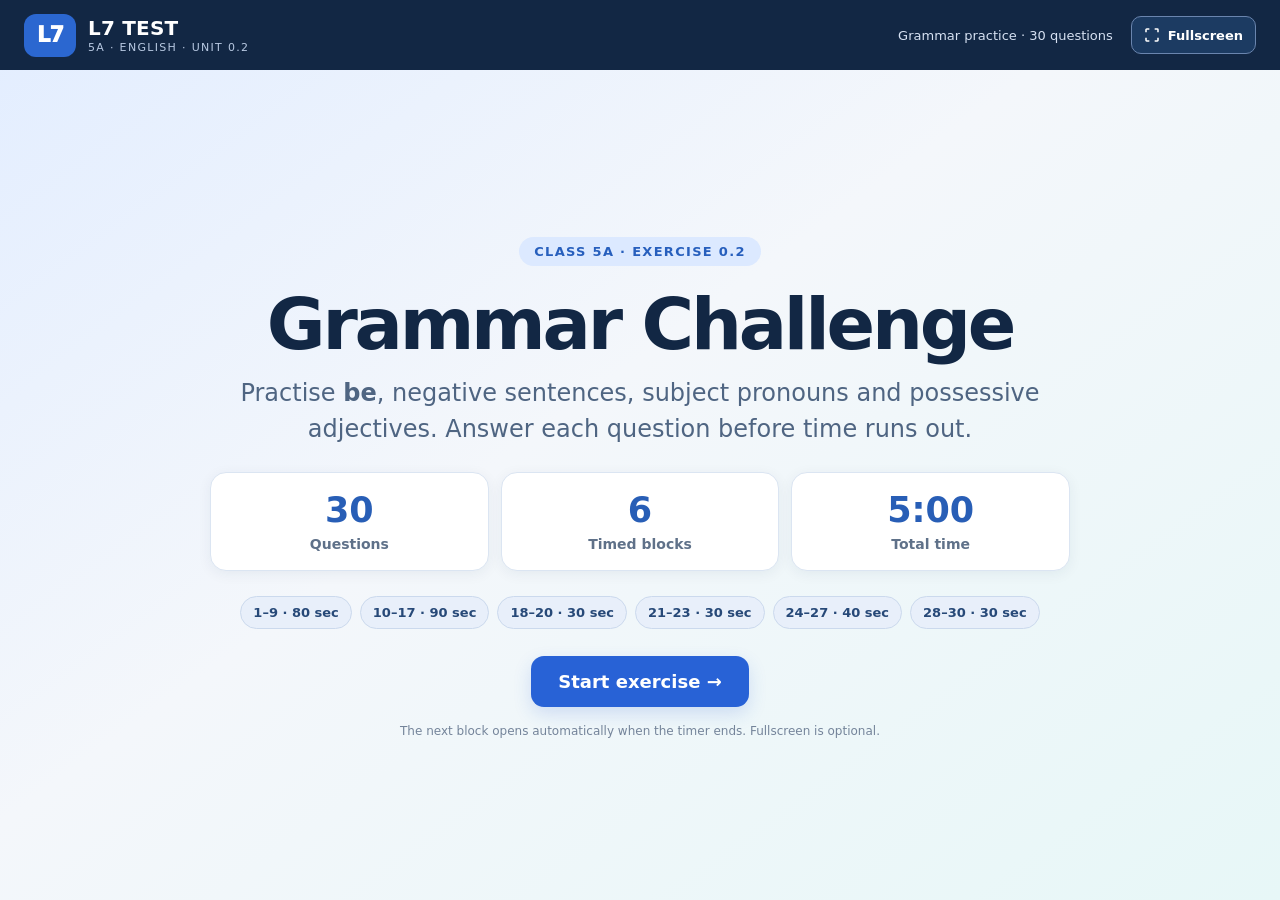
<file: 5a-unit-0-2.html>
<!DOCTYPE html>
<html lang="en">
<head>
<meta charset="UTF-8" />
<meta name="viewport" content="width=device-width,initial-scale=1,viewport-fit=cover" />
<meta name="color-scheme" content="light" />
<title>L7 TEST · Unit 0.2 · Grammar</title>
<style>
:root{--navy:#122744;--deep:#0d1f37;--blue:#2862d6;--sky:#eaf2ff;--teal:#02ae9f;--ink:#172b46;--muted:#5f7189;--border:#dbe5f2;--bg:#edf3fb;--card:#fff;--danger:#d14c4e;--radius:20px}
*{box-sizing:border-box}
html{height:100%}
body{margin:0;min-height:100%;color:var(--ink);font-family:Inter,ui-sans-serif,system-ui,-apple-system,"Segoe UI",Arial,sans-serif;background:linear-gradient(144deg,#e2edff,#f4f7fb 45%,#e7f7f7);-webkit-font-smoothing:antialiased}
button{font:inherit}
button:focus-visible{outline:3px solid #00b9a8;outline-offset:3px}
#app{min-height:100dvh;display:flex;flex-direction:column}
.topbar{background:var(--navy);color:white;display:flex;align-items:center;justify-content:space-between;gap:16px;padding:13px max(24px,calc((100vw - 1550px)/2));min-height:70px}
.brand{display:flex;align-items:center;gap:12px;white-space:nowrap}
.brand-logo{display:grid;place-items:center;background:#2b67d0;color:#fff;border-radius:12px;font-size:21px;font-weight:950;letter-spacing:-1px;width:52px;height:43px}
.brand-name{font-size:20px;letter-spacing:.01em;font-weight:850}
.brand-sub{font-size:11px;letter-spacing:.12em;color:#b8c9e2;text-transform:uppercase;margin-top:1px}
.bar-right{display:flex;align-items:center;gap:18px}
.bar-meta{color:#d6e1f2;font-size:13px;white-space:nowrap}
.full-btn{border:1px solid #6a85ae;border-radius:10px;background:#1c3b62;color:white;display:flex;align-items:center;gap:8px;padding:10px 12px;font-size:13px;font-weight:800;cursor:pointer}
.full-btn:hover{background:#2d517c}
.full-btn svg{width:16px;height:16px}
.shell{width:min(1500px,100%);margin:0 auto;padding:19px 24px 14px;flex:1;display:flex;flex-direction:column;min-height:0}
.view{display:none;flex:1;min-height:0;flex-direction:column}
.view.active{display:flex}
.hero{width:min(980px,100%);margin:auto;padding:42px 12px;text-align:center}
.eyebrow{display:inline-flex;padding:7px 15px;border-radius:100px;background:#dce9ff;color:#275fbd;font-size:13px;letter-spacing:.1em;text-transform:uppercase;font-weight:900}
h1{font-size:clamp(40px,5.6vw,75px);line-height:1.08;letter-spacing:-.045em;margin:20px 0 13px;color:var(--navy)}
.hero-sub{font-size:clamp(17px,2vw,24px);color:#4f6582;max-width:800px;margin:0 auto 25px;line-height:1.48}
.summary{display:grid;grid-template-columns:repeat(3,1fr);gap:12px;margin:25px auto;max-width:860px}
.summary-card{background:white;border:1px solid var(--border);padding:18px 10px;border-radius:16px;box-shadow:0 3px 14px #172f5610}
.summary-num{font-size:35px;font-weight:900;color:#285eb6;line-height:1.1}
.summary-desc{font-size:14px;color:var(--muted);font-weight:750;margin-top:6px}
.schedule{display:flex;justify-content:center;flex-wrap:wrap;gap:8px;margin:10px 0 27px}
.schedule span{background:#e8effa;color:#274978;border:1px solid #cbd9ed;padding:8px 12px;border-radius:100px;font-size:13px;font-weight:750}
.primary{background:var(--blue);color:white;border:0;border-radius:13px;padding:15px 27px;font-size:18px;font-weight:850;box-shadow:0 7px 18px #2760d32b;cursor:pointer}
.primary:hover{background:#1e51b5}
.secondary{background:white;color:#224774;border:1px solid #c7d8f2;border-radius:12px;padding:12px 20px;font-size:15px;font-weight:800;cursor:pointer}
.secondary:hover{background:#f0f6ff}
.mini-note{font-size:12px;color:#74849a;margin-top:17px}
.block-head{display:flex;align-items:center;justify-content:space-between;gap:20px;margin:0 0 12px}
.block-heading{min-width:0}
.block-number{font-size:12px;color:#2863c5;font-weight:900;text-transform:uppercase;letter-spacing:.11em}
.block-title{font-size:clamp(22px,2.8vw,37px);font-weight:900;line-height:1.1;letter-spacing:-.03em;margin:4px 0 0;color:var(--navy)}
.counter{display:flex;align-items:center;gap:14px;flex-shrink:0}
.answered{color:#6a7f9b;font-size:14px;font-weight:700;white-space:nowrap}
.timer{font-size:clamp(32px,4vw,51px);line-height:1;font-variant-numeric:tabular-nums;font-weight:950;letter-spacing:-.04em;color:#164a9b;min-width:100px;text-align:right}
.timer.urgent{color:var(--danger)}
.timer-label{font-size:11px;color:var(--muted);letter-spacing:.05em;text-transform:uppercase;text-align:right;margin-top:2px;font-weight:850}
.progress{height:9px;display:flex;background:#dce6f5;border-radius:999px;gap:3px;overflow:hidden;margin-bottom:12px}
.progress-piece{flex:1;background:#d0dfef;transition:background .2s}
.progress-piece.past{background:var(--teal)}
.progress-piece.now{background:#3e76e0}
.time-track{height:5px;background:#dbe6f4;border-radius:99px;overflow:hidden;margin:-4px 0 10px}
.time-fill{height:100%;width:100%;background:#0da997;transition:width .12s linear}
.time-fill.urgent{background:#e35e5d}
.instructions{background:#e0eafe;color:#20497c;border-radius:11px;padding:9px 14px;font-weight:700;font-size:clamp(14px,1.2vw,17px);margin-bottom:11px}
.instructions b{color:#10429d}
.example{margin:0 0 10px;font-size:14px;color:#657991;font-weight:600}
.example strong{color:#183b73}
.choice-legend{display:flex;gap:9px;flex-wrap:wrap;align-items:center;margin-bottom:13px}
.legend-choice{display:flex;align-items:center;gap:7px;background:#fff;border:1px solid #cbd9ec;border-radius:10px;padding:7px 11px;font-size:clamp(14px,1.35vw,19px);font-weight:750;color:#1d385a}
.legend-choice strong{background:#e1edff;color:#1d54b2;display:grid;place-items:center;border-radius:7px;min-width:30px;height:29px;font-size:15px}
.cards-wrap{flex:1;min-height:0;overflow-y:auto;overflow-x:hidden;padding:0 2px 5px;scrollbar-width:thin;scrollbar-color:#b9cde8 transparent}
.question-grid{display:grid;grid-template-columns:repeat(2,minmax(0,1fr));gap:10px;align-content:start}
.question-grid.grid-9{grid-template-columns:repeat(3,minmax(0,1fr))}
.question-grid.grid-3{grid-template-columns:repeat(3,minmax(0,1fr))}
.card{background:var(--card);border:1.5px solid #d5e2f3;border-radius:15px;min-width:0;display:flex;flex-direction:column;justify-content:space-between;padding:13px 16px 12px;gap:8px;box-shadow:0 2px 8px #15325e09;transition:border-color .14s,background .14s}
.card:has(.pick.active){border-color:#6799ed;background:#f9fcff}
.card-top{display:flex;align-items:flex-start;gap:10px;min-width:0}
.n-circle{display:grid;place-items:center;flex-shrink:0;width:34px;height:34px;background:#e7efff;color:#235cc3;border-radius:10px;font-weight:900;font-size:16px}
.q-text{font-size:clamp(17px,1.48vw,23px);line-height:1.32;font-weight:720;letter-spacing:-.015em;color:#1e2c43;min-width:0;overflow-wrap:anywhere;padding-top:2px}
.blank{color:#1b67be;font-weight:950;letter-spacing:.03em}
.picks{display:flex;gap:6px;justify-content:flex-end;flex-wrap:wrap}
.pick{border:1.5px solid #cddcf0;background:#f5f8ff;color:#244a84;font-size:16px;font-weight:900;border-radius:9px;min-width:40px;height:36px;padding:3px 11px;cursor:pointer;transition:background .12s,transform .1s}
.pick:hover{background:#e8f0ff;transform:translateY(-1px)}
.pick.active{background:#235fca;color:white;border-color:#235fca}
.slot{display:inline-flex;align-items:center;justify-content:center;vertical-align:middle;width:28px;height:27px;line-height:1;background:#e6f4ef;color:#117a6a;border:1px dashed #60bbac;border-radius:6px;font-size:15px;font-weight:900;margin:0 2px}
.slot.selected{background:#0b9f91;color:white;border-color:#0b9f91}
.footer-actions{display:flex;align-items:center;justify-content:space-between;gap:16px;margin-top:13px;flex-shrink:0}
.footer-info{font-size:12px;color:#60758f;max-width:65%}
.next{font-size:16px;padding:12px 23px;white-space:nowrap}
.result-shell{margin:auto;width:min(1020px,100%);padding:20px 0 35px}
.result-card{background:#fff;border:1px solid var(--border);border-radius:22px;padding:clamp(24px,4vw,42px);box-shadow:0 12px 40px #264e8317;text-align:center}
.result-label{color:#1b66b2;text-transform:uppercase;letter-spacing:.12em;font-size:13px;font-weight:900}
.result-title{font-size:clamp(27px,4vw,44px);margin:9px 0;color:var(--navy)}
.score{font-size:clamp(58px,8vw,96px);font-weight:950;line-height:1.05;color:#1e5db7;letter-spacing:-.07em}
.score small{font-size:.5em;color:#8798b2;letter-spacing:-.04em}
.grade-line{font-weight:850;color:#345a89;margin-top:12px}
.result-grid{display:grid;grid-template-columns:repeat(3,1fr);gap:10px;margin:21px 0 18px}
.result-mini{background:#f1f6fc;border:1px solid #deebf9;border-radius:12px;padding:13px 5px}
.result-mini b{font-size:23px;color:#153c7a;display:block}
.result-mini span{font-size:13px;color:#526782;font-weight:700}
.review{max-height:42vh;overflow:auto;text-align:left;margin-top:20px;border-top:1px solid var(--border);padding-top:12px}
.review-item{padding:10px 6px;border-bottom:1px solid #e6edf8;font-size:15px}
.review-item .right{color:#11735b;font-weight:900}
.review-item .wrong{color:#b74951;font-weight:900}
.review-item small{display:block;margin:4px 0 0 31px;color:#52617a}
.check-circle{width:22px;display:inline-grid;place-items:center;margin-right:7px}
.hidden{display:none!important}
/* Compact 8-question negative-sentence block for classroom screens. */
.mode-position .block-head{margin-bottom:8px}
.mode-position .instructions{padding:7px 12px;margin-bottom:6px}
.mode-position .example{margin:0 0 8px;font-size:13px}
.mode-position #legend{display:none}
.mode-position .question-grid{gap:8px}
.mode-position .card{padding:9px 12px 8px;gap:4px}
.mode-position .card-top{gap:8px}
.mode-position .n-circle{width:30px;height:30px;font-size:14px}
.mode-position .q-text{font-size:clamp(17px,1.45vw,21px);line-height:1.25}
.mode-position .slot{width:25px;height:25px;font-size:14px}
.mode-position .pick{height:30px;min-width:35px;padding:2px 8px;font-size:15px}
.mode-position .footer-actions{margin-top:8px}
@media (min-height:850px){.card{padding:17px 18px 16px;gap:12px}.q-text{font-size:clamp(19px,1.8vw,27px)}.pick{height:43px;min-width:46px;font-size:17px}.question-grid{gap:13px}}
@media (max-height:720px) and (min-width:900px){.shell{padding-top:12px}.block-head{margin-bottom:8px}.progress{margin-bottom:9px}.instructions{margin-bottom:9px}.choice-legend{margin-bottom:9px}.card{padding:10px 13px 9px;gap:6px}.q-text{font-size:clamp(17px,1.55vw,22px)}.pick{height:33px;min-width:38px}.footer-actions{margin-top:10px}}
@media (max-width:900px){.question-grid.grid-9,.question-grid.grid-3{grid-template-columns:repeat(2,minmax(0,1fr))}.bar-meta{display:none}.topbar{padding:12px 18px}.shell{padding:15px 15px 12px}.q-text{font-size:18px}}
@media (max-width:650px){.topbar{padding:10px 13px;min-height:60px}.brand-logo{width:41px;height:38px;font-size:18px}.brand-name{font-size:18px}.brand-sub{font-size:9px}.full-btn{padding:8px 9px;font-size:0;gap:0}.full-btn svg{width:19px;height:19px}.shell{padding:12px 12px 10px}.hero{padding:24px 4px}.summary{gap:7px}.summary-card{padding:12px 6px}.summary-num{font-size:26px}.summary-desc{font-size:11px}.block-head{align-items:flex-start;gap:9px;margin-bottom:10px}.block-title{font-size:25px}.counter{gap:7px}.answered{display:none}.timer{min-width:62px;font-size:34px}.question-grid,.question-grid.grid-9,.question-grid.grid-3{grid-template-columns:1fr}.card{min-height:94px;gap:9px;padding:12px 13px}.q-text{font-size:19px}.choice-legend{gap:6px}.legend-choice{padding:5px 8px;font-size:14px}.legend-choice strong{min-width:24px;height:24px;font-size:13px}.footer-info{font-size:11px}.next{padding:11px 13px;font-size:14px}.result-grid{gap:5px}.result-mini b{font-size:18px}.result-mini span{font-size:11px}}
@media print{.topbar,.full-btn,.footer-actions,.progress,.time-track,.intro,button{display:none!important}.view{display:none!important}#results.view{display:block!important}.result-card{border:0;box-shadow:none}.review{max-height:none;overflow:visible}}
</style>
</head>
<body>
<div id="app">
  <header class="topbar">
    <div class="brand"><div class="brand-logo" aria-label="L7">L7</div><div><div class="brand-name">L7 TEST</div><div class="brand-sub">5A · English · Unit 0.2</div></div></div>
    <div class="bar-right"><div class="bar-meta">Grammar practice · 30 questions</div><button class="full-btn" id="fullscreen" type="button" title="Toggle fullscreen" aria-label="Toggle fullscreen"><svg fill="none" viewBox="0 0 24 24" stroke="currentColor" stroke-width="2.3"><path d="M8 3H4a1 1 0 0 0-1 1v4M16 3h4a1 1 0 0 1 1 1v4M3 16v4a1 1 0 0 0 1 1h4m13-5v4a1 1 0 0 1-1 1h-4"/></svg>Fullscreen</button></div>
  </header>
  <main class="shell">
    <section id="welcome" class="view active">
      <div class="hero"><span class="eyebrow">Class 5A · Exercise 0.2</span>
        <h1>Grammar Challenge</h1>
        <p class="hero-sub">Practise <b>be</b>, negative sentences, subject pronouns and possessive adjectives. Answer each question before time runs out.</p>
        <div class="summary">
          <div class="summary-card"><div class="summary-num">30</div><div class="summary-desc">Questions</div></div>
          <div class="summary-card"><div class="summary-num">6</div><div class="summary-desc">Timed blocks</div></div>
          <div class="summary-card"><div class="summary-num">5:00</div><div class="summary-desc">Total time</div></div>
        </div>
        <div class="schedule"><span>1–9 · 80 sec</span><span>10–17 · 90 sec</span><span>18–20 · 30 sec</span><span>21–23 · 30 sec</span><span>24–27 · 40 sec</span><span>28–30 · 30 sec</span></div>
        <button id="start" class="primary" type="button">Start exercise →</button>
        <div class="mini-note">The next block opens automatically when the timer ends. Fullscreen is optional.</div>
      </div>
    </section>
    <section id="exercise" class="view" aria-label="Timed test">
      <div class="block-head"><div class="block-heading"><div id="block-number" class="block-number">BLOCK 1 OF 6 · QUESTIONS 1–9</div><h2 id="block-title" class="block-title">Verb to be</h2></div><div class="counter"><div id="answered" class="answered">0 / 9 answered</div><div><div class="timer" id="timer" aria-live="off">80</div><div class="timer-label">seconds left</div></div></div></div>
      <div class="progress" id="progress" aria-hidden="true"></div>
      <div class="time-track" aria-hidden="true"><div class="time-fill" id="time-fill"></div></div>
      <div class="instructions" id="instructions"></div>
      <p class="example hidden" id="example">Example: <strong>I’m [A] into [B] cycling [C]</strong> → I’m <strong>not</strong> into cycling → select <strong>A</strong>.</p>
      <div id="legend" class="choice-legend" aria-label="Answer choices"></div>
      <div class="cards-wrap"><div id="questions" class="question-grid"></div></div>
      <div class="footer-actions"><div class="footer-info">Your answers are saved as you select them. The answer key is not shown in Student Mode.</div><button class="primary next" id="next" type="button">Next block →</button></div>
    </section>
    <section id="results" class="view" aria-label="Test results">
      <div class="result-shell"><div class="result-card">
        <div class="result-label">Unit 0.2 · Finished</div><h2 class="result-title">Your results</h2><div id="score" class="score">0 <small>/ 30</small></div>
        <div id="grade" class="grade-line"></div>
        <div class="result-grid"><div class="result-mini"><b id="correct-count">0</b><span>Correct</span></div><div class="result-mini"><b id="wrong-count">0</b><span>Incorrect</span></div><div class="result-mini"><b id="percent">0%</b><span>Accuracy</span></div></div>
        <div style="display:flex;flex-wrap:wrap;justify-content:center;gap:10px"><button class="primary" id="restart" type="button">Try again</button><button class="secondary" id="print" type="button">Print result</button></div>
        <div class="mini-note">Practice-only result. Answers are checked in this browser; no online class journal is connected.</div>
      </div></div>
    </section>
  </main>
</div>
<script>
'use strict';
const BLOCKS=[{"name":"Verb to be","range":"1–9","seconds":80,"mode":"word","instruction":"Choose the correct short form of <b>be<\/b> for each sentence.","choices":[["A","’m"],["B","’s"],["C","’re"]],"questions":[{"n":1,"text":"They____ into movies and music.","answer":"C"},{"n":2,"text":"I____ interested in animals.","answer":"A"},{"n":3,"text":"He____ Italian.","answer":"B"},{"n":4,"text":"You____ good at skateboarding.","answer":"C"},{"n":5,"text":"She____ into chatting online.","answer":"B"},{"n":6,"text":"It____ a good video game!","answer":"B"},{"n":7,"text":"We____ from Edinburgh.","answer":"C"},{"n":8,"text":"I____ eleven.","answer":"A"},{"n":9,"text":"They____ teachers.","answer":"C"}]},{"name":"Make negative","range":"10–17","seconds":90,"mode":"position","instruction":"Choose where to insert <b>not<\/b> in each sentence. Select the correct letter (A–E as shown).","choices":[],"questions":[{"n":10,"text":"She’s __A interested __B in __C reading __D.","answer":"A"},{"n":11,"text":"We’re __A good __B at __C basketball __D.","answer":"A"},{"n":12,"text":"The __A book __B is __C very __D good __E.","answer":"C"},{"n":13,"text":"My __A brothers __B are __C into __D photography __E.","answer":"C"},{"n":14,"text":"I’m __A fifteen __B.","answer":"A"},{"n":15,"text":"You’re __A from __B Ankara __C.","answer":"A"},{"n":16,"text":"He’s __A my __B friend __C.","answer":"A"},{"n":17,"text":"We’re __A in __B our __C house __D.","answer":"A"}]},{"name":"Subject pronouns I","range":"18–20","seconds":30,"mode":"word","instruction":"Choose the correct pronoun for each sentence.","choices":[["A","He"],["B","I"],["C","It"],["D","They"],["E","We"]],"questions":[{"n":18,"text":"Hi, my name is Anna. ___’m from Bristol.","answer":"B"},{"n":19,"text":"Robert is twelve. ___’s good at music.","answer":"A"},{"n":20,"text":"Ed and Tim are into sport. ___ like football.","answer":"D"}]},{"name":"Subject pronouns II","range":"21–23","seconds":30,"mode":"word","instruction":"Choose the correct pronoun for each sentence.","choices":[["A","I"],["B","It"],["C","They"],["D","We"],["E","You"]],"questions":[{"n":21,"text":"Mary and I are friends. ___’re into chatting on the internet.","answer":"D"},{"n":22,"text":"This is my favorite movie. ___’s very good.","answer":"B"},{"n":23,"text":"You and Marco are from Milan. ___’re Italian.","answer":"E"}]},{"name":"Possessive adjectives I","range":"24–27","seconds":40,"mode":"word","instruction":"Choose the correct possessive adjective.","choices":[["A","her"],["B","our"],["C","your"],["D","my"],["E","his"]],"questions":[{"n":24,"text":"It’s ___ (you) book.","answer":"C"},{"n":25,"text":"It’s ___ (she) photo.","answer":"A"},{"n":26,"text":"It’s ___ (I) bag.","answer":"D"},{"n":27,"text":"It’s ___ (we) house.","answer":"B"}]},{"name":"Possessive adjectives II","range":"28–30","seconds":30,"mode":"word","instruction":"Choose the correct possessive adjective.","choices":[["A","her"],["B","our"],["C","your"],["D","their"],["E","his"]],"questions":[{"n":28,"text":"It’s ___ (they) laptop.","answer":"D"},{"n":29,"text":"It’s ___ (he) food.","answer":"E"},{"n":30,"text":"It’s ___ (you) TV.","answer":"C"}]}];
const state={block:0,answers:{},deadline:0,raf:0,finished:false,running:false};
const $=id=>document.getElementById(id);
const htmlEscape=value=>String(value).replace(/[&<>"']/g,ch=>({'&':'&amp;','<':'&lt;','>':'&gt;','"':'&quot;',"'":'&#39;'}[ch]));
function showView(id){for(const el of document.querySelectorAll('.view')) el.classList.toggle('active',el.id===id);}
function formatText(text,mode){let escaped=htmlEscape(text);if(mode==='position')return escaped.replace(/__([A-E])/g,(_all,letter)=>`<span class="slot" data-slot="${letter}">${letter}</span>`);return escaped.replace(/_{3,4}/g,'<span class="blank">____</span>');}
function render(){
 const b=BLOCKS[state.block];
 $('exercise').classList.toggle('mode-position',b.mode==='position');
 $('block-number').textContent=`BLOCK ${state.block+1} OF ${BLOCKS.length} · QUESTIONS ${b.range}`;
 $('block-title').textContent=b.name;
 $('instructions').innerHTML=b.instruction;
 $('example').classList.toggle('hidden',b.mode!=='position');
 $('progress').innerHTML=BLOCKS.map((_x,i)=>`<div class="progress-piece ${i<state.block?'past':i===state.block?'now':''}"></div>`).join('');
 $('legend').innerHTML=b.mode==='position'?'<span class="legend-choice"><strong>NOT</strong> Choose a position A–E for each sentence</span>':b.choices.map(([k,v])=>`<div class="legend-choice"><strong>${k}</strong><span>${htmlEscape(v)}</span></div>`).join('');
 let gridClass=b.questions.length===9?'grid-9':b.questions.length===3?'grid-3':'';
 $('questions').className='question-grid '+gridClass;
 $('questions').innerHTML=b.questions.map(q=>{
   const letters=b.mode==='position'?[...q.text.matchAll(/__([A-E])/g)].map(m=>m[1]):b.choices.map(p=>p[0]);
   const current=state.answers[q.n]||'';
   return `<article class="card" data-q="${q.n}"><div class="card-top"><div class="n-circle">${q.n}</div><div class="q-text">${formatText(q.text,b.mode)}</div></div><div class="picks" role="group" aria-label="Answer for question ${q.n}">${letters.map(k=>`<button class="pick ${current===k?'active':''}" type="button" data-answer="${k}" aria-label="Question ${q.n}, option ${k}" aria-pressed="${current===k}">${k}</button>`).join('')}</div></article>`;
 }).join('');
 if(b.mode==='position')updateSlots();
 $('next').textContent=state.block===BLOCKS.length-1?'Finish test →':'Next block →';
 $('timer').textContent=b.seconds;$('timer').classList.remove('urgent');
 $('time-fill').style.width='100%';$('time-fill').classList.remove('urgent');
 $('answered').textContent=`${b.questions.filter(q=>state.answers[q.n]).length} / ${b.questions.length} answered`;
 $('questions').parentElement.scrollTop=0;
 state.deadline=performance.now()+b.seconds*1000;
 state.running=true;
 cancelAnimationFrame(state.raf);state.raf=requestAnimationFrame(tick);
}
function updateSlots(){
 for(const card of document.querySelectorAll('.card')){
   const n=Number(card.dataset.q),v=state.answers[n];
   for(const slot of card.querySelectorAll('.slot'))slot.classList.toggle('selected',slot.dataset.slot===v);
 }
}
function tick(now){
 if(!state.running)return;
 const b=BLOCKS[state.block],remain=Math.max(0,state.deadline-now),secs=Math.ceil(remain/1000);
 $('timer').textContent=secs;
 $('timer').classList.toggle('urgent',secs<=10);
 $('time-fill').classList.toggle('urgent',secs<=10);
 $('time-fill').style.width=(remain/(b.seconds*1000)*100)+'%';
 if(remain<=0){advance();return;}
 state.raf=requestAnimationFrame(tick);
}
function advance(){
 if(!state.running)return;
 state.running=false;cancelAnimationFrame(state.raf);
 if(state.block===BLOCKS.length-1){finish();return;}
 state.block++;render();
}
function grade(score){if(score>=27)return'5';if(score>=23)return'4−';if(score>=15)return'3−';return'2';}
function finish(){
 state.finished=true;state.running=false;cancelAnimationFrame(state.raf);
 const all=BLOCKS.flatMap(b=>b.questions),correct=all.filter(q=>state.answers[q.n]===q.answer).length;
 $('score').innerHTML=`${correct} <small>/ 30</small>`;
 $('correct-count').textContent=correct;$('wrong-count').textContent=30-correct;$('percent').textContent=Math.round(correct/30*100)+'%';
 $('grade').textContent=`Suggested practice grade: ${grade(correct)}`;
 showView('results');window.scrollTo(0,0);
}
async function requestFullscreen(){try{if(!document.fullscreenElement&&document.documentElement.requestFullscreen)await document.documentElement.requestFullscreen();else if(document.fullscreenElement&&document.exitFullscreen)await document.exitFullscreen();}catch(_err){/* Browser may deny fullscreen; the test still works. */}}
$('start').addEventListener('click',()=>{state.block=0;state.answers={};state.finished=false;showView('exercise');render();if(!document.fullscreenElement)requestFullscreen();});
$('next').addEventListener('click',advance);
$('questions').addEventListener('click',event=>{
 const btn=event.target.closest('button[data-answer]');if(!btn||!state.running)return;
 const card=btn.closest('.card'),n=Number(card.dataset.q),answer=btn.dataset.answer;
 state.answers[n]=answer;
 for(const choice of card.querySelectorAll('.pick')){const selected=choice.dataset.answer===answer;choice.classList.toggle('active',selected);choice.setAttribute('aria-pressed',selected?'true':'false');}
 if(BLOCKS[state.block].mode==='position')updateSlots();
 const b=BLOCKS[state.block];$('answered').textContent=`${b.questions.filter(q=>state.answers[q.n]).length} / ${b.questions.length} answered`;
});
$('restart').addEventListener('click',()=>{state.block=0;state.answers={};state.finished=false;showView('exercise');render();});
$('fullscreen').addEventListener('click',requestFullscreen);
$('print').addEventListener('click',()=>window.print());
document.addEventListener('visibilitychange',()=>{if(!document.hidden&&state.running&&performance.now()>=state.deadline)advance();});
</script>
</body></html>
</file>
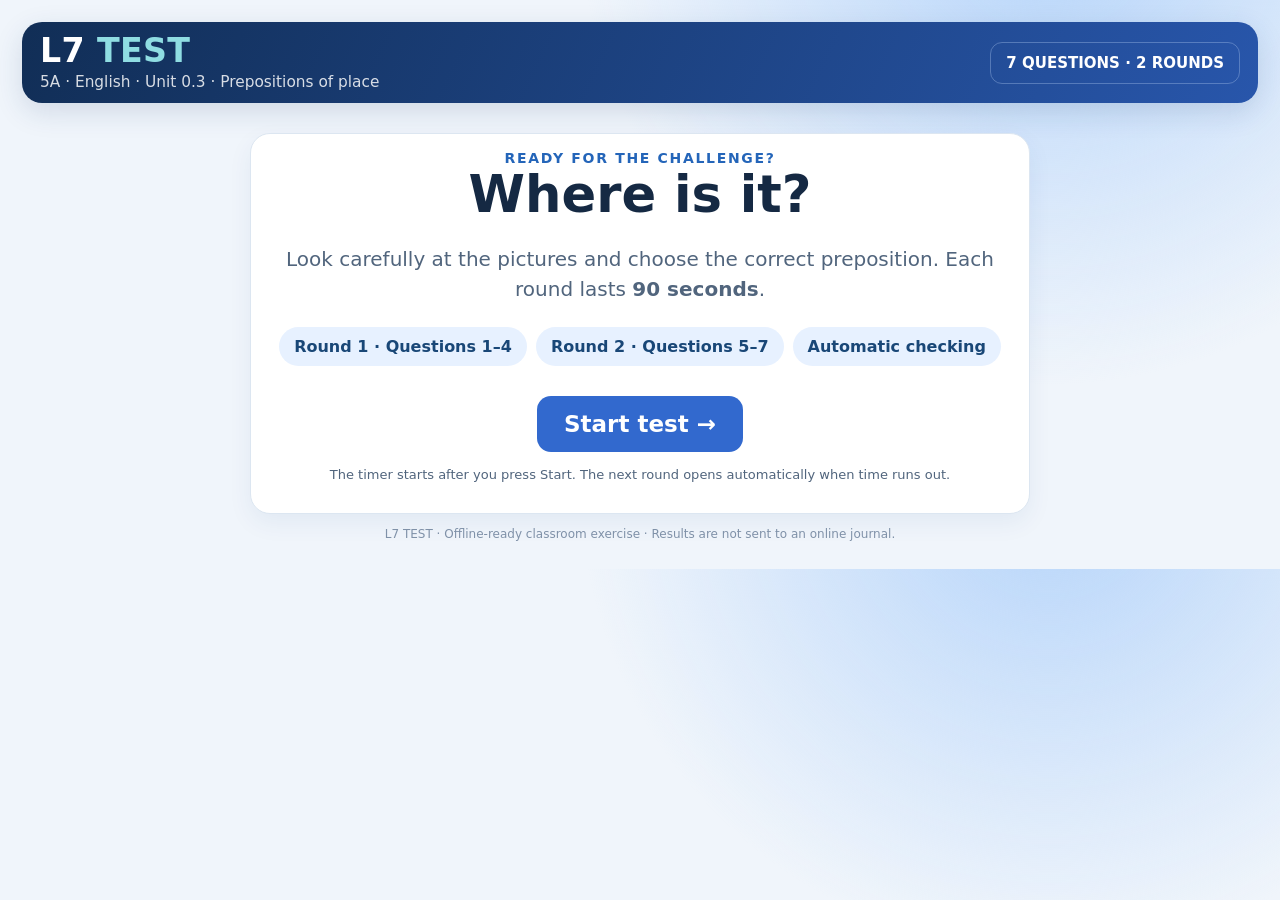
<file: 5a-unit-0-3.html>
<!DOCTYPE html>
<html lang="en">
<head>
<meta charset="UTF-8">
<meta name="viewport" content="width=device-width, initial-scale=1.0">
<meta name="theme-color" content="#11294b">
<title>L7 TEST · Unit 0.3 · Prepositions of place</title>
<style>
:root{--deep:#102541;--navy:#18365c;--blue:#3269ce;--blue2:#e8f1ff;--ink:#152943;--muted:#64748b;--line:#dce6f1;--bg:#f0f5fb;--white:#fff;--teal:#10a59f;--warn:#e34c58}
*{box-sizing:border-box}html{font-family:Inter,ui-sans-serif,system-ui,-apple-system,Segoe UI,Arial,sans-serif;color:var(--ink)}body{margin:0;background:radial-gradient(circle at 82% -15%,#b5d4fa 0,transparent 38%),var(--bg)}button{font:inherit}button:focus-visible{outline:3px solid #13b3aa;outline-offset:3px}
.shell{width:min(1320px,100%);margin:auto;padding:22px 22px 28px}.header{display:flex;align-items:center;justify-content:space-between;gap:12px;background:linear-gradient(115deg,#112e56,#2856ab);color:white;border-radius:20px;padding:18px 24px;box-shadow:0 9px 28px #1d3b6e25}.brand{font-size:clamp(25px,2.6vw,38px);font-weight:900;letter-spacing:.01em;line-height:1}.subbrand{opacity:.83;font-size:clamp(12px,1.2vw,16px);margin-top:6px}.smalltag{border:1px solid #9ab6e36c;border-radius:12px;padding:11px 15px;font-size:15px;font-weight:750;white-space:nowrap}.panel{background:white;border:1px solid var(--line);border-radius:20px;box-shadow:0 9px 25px #17417810;margin-top:16px;padding:clamp(18px,2.2vw,32px)}.hidden{display:none!important}.landing{max-width:780px;margin:30px auto 0;text-align:center}.landing h1{font-size:clamp(32px,4vw,54px);line-height:1.12;margin:0 0 14px}.landing p{font-size:20px;line-height:1.5;color:#51657d}.meta{display:flex;flex-wrap:wrap;justify-content:center;gap:9px;margin:23px 0 30px}.chip{font-weight:800;padding:10px 15px;border-radius:999px;color:#194777;background:#e7f1ff}.primary{background:var(--blue);border:0;border-radius:14px;color:white;font-weight:850;font-size:clamp(19px,1.8vw,23px);padding:15px 27px;cursor:pointer}.primary:hover{background:#2456b0}.secondary{background:#e8eff9;color:#1e477a;border:0;border-radius:13px;padding:13px 20px;font-size:18px;font-weight:800;cursor:pointer}.top{display:flex;justify-content:space-between;align-items:center;gap:16px}.eyebrow{letter-spacing:.12em;font-weight:900;color:#2465b9;font-size:14px;text-transform:uppercase}.grouphead{font-size:clamp(26px,3vw,39px);margin:2px 0 4px;font-weight:900}.timerbox{border:2px solid #dce8f9;border-radius:17px;min-width:138px;padding:10px 17px;text-align:center}.timerlabel{color:var(--muted);font-size:11px;letter-spacing:.1em;font-weight:800;text-transform:uppercase}.timer{font-variant-numeric:tabular-nums;font-size:clamp(32px,3.6vw,53px);line-height:1.08;font-weight:950;color:var(--deep)}.timerbox.urgent{border-color:#ffa5a8;background:#fff5f5}.timerbox.urgent .timer{color:var(--warn)}.progress{height:9px;background:#e6edf6;border-radius:100px;overflow:hidden;margin:14px 0 16px}.bar{height:100%;width:100%;background:linear-gradient(90deg,#1bb6a6,#397aca);transition:width .09s linear}.bar.urgent{background:#e4515b}.lead{font-size:clamp(20px,2vw,28px);line-height:1.3;font-weight:800;margin:5px 0 12px}.lead small{display:block;font-size:14px;font-weight:600;color:var(--muted);margin-top:4px}.optionLegend{background:#edf4fd;border:1px solid #d6e6f9;padding:11px 15px;border-radius:13px;display:flex;align-items:center;justify-content:flex-start;gap:10px 16px;flex-wrap:wrap;margin:0 0 16px}.legendItem{display:flex;align-items:center;gap:7px;font-size:clamp(16px,1.65vw,23px);font-weight:750}.letter{display:inline-grid;place-items:center;border:1px solid #a9c4eb;border-radius:9px;background:#fff;color:#2658ac;width:32px;height:32px;font-size:19px;font-weight:900}.cards{display:grid;gap:13px}.cards.four{grid-template-columns:repeat(4,minmax(0,1fr))}.cards.three{grid-template-columns:repeat(3,minmax(0,1fr))}.question{border:2px solid #e2eaf4;border-radius:16px;padding:12px;min-width:0;display:flex;flex-direction:column;gap:8px;background:#fff}.qhead{display:flex;align-items:center;gap:8px;min-height:30px;font-size:clamp(15px,1.4vw,20px);font-weight:800}.number{display:inline-grid;place-items:center;flex:0 0 auto;border-radius:9px;width:31px;height:31px;background:#193e74;color:white;font-weight:900}.imagewrap{display:flex;justify-content:center;align-items:center;width:100%;height:clamp(145px,17vw,240px);border-radius:11px;background:#f8fafc;overflow:hidden}.imagewrap img{max-width:100%;max-height:100%;object-fit:contain}.pick{display:grid;grid-template-columns:repeat(4,minmax(0,1fr));gap:6px}.pick button{padding:11px 5px;min-width:0;border-radius:9px;background:#f4f7fc;border:2px solid #d7e3f1;color:#21456e;font-size:clamp(19px,2vw,27px);font-weight:950;cursor:pointer}.pick button:hover{border-color:#6a9bdf}.pick button.chosen{background:#316bce;border-color:#316bce;color:white}.pick button.disallowed{opacity:.37;cursor:not-allowed}.footerline{display:flex;justify-content:space-between;align-items:center;gap:15px;margin-top:16px}.hint{font-size:clamp(12px,1.1vw,14px);color:var(--muted);max-width:720px}.status{font-weight:800;color:#3b5b7c}.result{max-width:760px;margin:25px auto 0;text-align:center}.bigscore{font-size:clamp(68px,12vw,132px);font-weight:950;letter-spacing:-.075em;line-height:1.15;color:#193a70;margin:12px auto}.grade{font-size:clamp(18px,3vw,26px);font-weight:900}.review{margin:22px 0;text-align:left}.reviewitem{display:flex;align-items:center;justify-content:space-between;padding:11px 13px;border-bottom:1px solid var(--line);gap:12px}.ok{color:#148162}.no{color:#cf4050}.footer{font-size:12px;text-align:center;color:#7f91a8;margin-top:13px}
@media(max-width:1040px){.cards.four{grid-template-columns:repeat(2,minmax(0,1fr))}.cards.three{grid-template-columns:repeat(3,minmax(0,1fr))}.imagewrap{height:clamp(140px,20vw,215px)}}
@media(max-width:680px){.shell{padding:10px 10px 16px}.header{border-radius:12px;padding:13px 14px}.smalltag{font-size:12px;padding:7px 9px}.panel{padding:14px;margin-top:10px;border-radius:13px}.top{align-items:flex-start}.timerbox{min-width:90px;padding:8px 10px}.timer{font-size:27px}.grouphead{font-size:24px}.eyebrow{font-size:11px}.progress{margin:11px 0}.lead{font-size:19px}.optionLegend{gap:7px 12px;padding:8px 11px;margin-bottom:12px}.legendItem{font-size:14px}.letter{width:25px;height:25px;font-size:15px}.cards.four{grid-template-columns:repeat(2,minmax(0,1fr));gap:8px}.cards.three{grid-template-columns:1fr;gap:9px}.question{padding:7px;gap:7px}.imagewrap{height:132px}.cards.three .question{display:grid;grid-template-columns:1fr 120px;grid-template-rows:auto auto;align-items:center}.cards.three .imagewrap{grid-row:1/3;grid-column:1;height:122px}.cards.three .qhead{grid-column:2;grid-row:1;font-size:12px}.cards.three .pick{grid-column:2;grid-row:2;grid-template-columns:repeat(4,1fr)}.cards.three .pick button{font-size:17px;padding:8px 1px}.qhead{font-size:13px}.number{width:26px;height:26px}.pick button{padding:8px 2px;font-size:20px}.footerline{align-items:stretch;flex-direction:column}.footerline button{width:100%}.hint{font-size:12px}.landing p{font-size:16px}}
@media(max-height:900px) and (min-width:1041px){.panel{padding:16px 22px}.imagewrap{height:160px}.question{padding:8px}.progress{margin:8px 0 10px}.lead{margin:0 0 8px}.header{padding:12px 18px}.optionLegend{margin-bottom:11px;padding:9px 12px}.pick button{padding:8px 5px}.footerline{margin-top:12px}.cards{gap:10px}}
:fullscreen body{background:var(--bg)}:fullscreen .shell{width:min(1600px,100%);max-width:none}
</style>
</head>
<body>
<main class="shell" id="appShell">
<header class="header"><div><div class="brand">L7 <span style="color:#8fdde2">TEST</span></div><div class="subbrand">5A · English · Unit 0.3 · Prepositions of place</div></div><div class="smalltag">7 QUESTIONS · 2 ROUNDS</div></header>
<section class="panel landing" id="welcome"><div class="eyebrow">Ready for the challenge?</div><h1>Where is it?</h1><p>Look carefully at the pictures and choose the correct preposition. Each round lasts <strong>90 seconds</strong>.</p><div class="meta"><span class="chip">Round 1 · Questions 1–4</span><span class="chip">Round 2 · Questions 5–7</span><span class="chip">Automatic checking</span></div><button class="primary" id="start" type="button">Start test →</button><p style="font-size:13px">The timer starts after you press Start. The next round opens automatically when time runs out.</p></section>
<section class="panel hidden" id="exam" aria-live="polite"><div class="top"><div><div id="eyebrow" class="eyebrow"></div><h1 id="roundTitle" class="grouphead"></h1></div><div class="timerbox" id="timerbox"><div class="timerlabel">Time left</div><div class="timer" id="time">1:30</div></div></div><div class="progress"><div class="bar" id="bar"></div></div><div id="lead" class="lead"></div><div id="legend" class="optionLegend"></div><div id="cards" class="cards"></div><div class="footerline"><div><div id="answered" class="status"></div><div class="hint">Choose one letter for each picture. Each letter can be used only once per round.</div></div><button class="primary" id="next" type="button">Next round →</button></div></section>
<section class="panel result hidden" id="result"><div class="eyebrow">Test completed</div><h1>Great effort!</h1><div class="bigscore" id="score"></div><div class="grade" id="grade"></div><p id="summary" style="font-size:19px;color:#53667f"></p><button class="primary" type="button" id="restart">Try again ↻</button></section>
<div class="footer">L7 TEST · Offline-ready classroom exercise · Results are not sent to an online journal.</div>
</main>
<script>
'use strict';
const IMAGE_DATA=["[data-uri]", "[data-uri]", "[data-uri]", "[data-uri]", "[data-uri]", "[data-uri]", "[data-uri]"];
const rounds=[{start:1,end:4,duration:90,options:[['A','in'],['B','on'],['C','under'],['D','next to']]},{start:5,end:7,duration:90,options:[['A','behind'],['B','between'],['C','in'],['D','in front of']]}];
const questions=[
 {id:1,prompt:'The cat is ___ the box.',correct:'B'},
 {id:2,prompt:'The cat is ___ the box.',correct:'A'},
 {id:3,prompt:'The cat is ___ the box.',correct:'C'},
 {id:4,prompt:'The cat is ___ the box.',correct:'D'},
 {id:5,prompt:'The cat is ___ the mirror.',correct:'D'},
 {id:6,prompt:'The cat is ___ the box.',correct:'A'},
 {id:7,prompt:'The apple is ___ the boxes.',correct:'B'}
];
const state={round:0,answers:{},startTime:0,frame:0,closed:false};
const $=id=>document.getElementById(id);
function switchSection(s){for(const id of ['welcome','exam','result'])$(id).classList.toggle('hidden',id!==s)}
function chosenInRound(letter,except){return Object.keys(state.answers).some(k=>Number(k)!==except && state.answers[k]===letter && Number(k)>=rounds[state.round].start && Number(k)<=rounds[state.round].end)}
function choose(id,letter){if(state.closed || chosenInRound(letter,id))return;state.answers[id]=letter;refreshButtons()}
function refreshButtons(){const r=rounds[state.round];document.querySelectorAll('[data-q][data-letter]').forEach(b=>{const id=+b.dataset.q;const letter=b.dataset.letter;const chosen=state.answers[id]===letter;const used=chosenInRound(letter,id);b.classList.toggle('chosen',chosen);b.classList.toggle('disallowed',used&&!chosen);b.disabled=used&&!chosen;b.setAttribute('aria-pressed',String(chosen));});const count=Object.keys(state.answers).filter(n=>+n>=r.start&&+n<=r.end).length;$('answered').textContent=count+' of '+(r.end-r.start+1)+' answered';}
function renderRound(){state.closed=false;const r=rounds[state.round];$('eyebrow').textContent='Round '+(state.round+1)+' of 2';$('roundTitle').textContent='Questions '+r.start+'–'+r.end;$('lead').innerHTML=state.round===0?'The cat is ___ the box. <small>Choose the correct preposition for each picture.</small>':'Look at each picture and complete the sentence.';
 $('legend').innerHTML=r.options.map(([l,w])=>'<div class="legendItem"><span class="letter">'+l+'</span>'+w+'</div>').join('');$('cards').className='cards '+(state.round===0?'four':'three');$('cards').innerHTML=questions.filter(q=>q.id>=r.start&&q.id<=r.end).map(q=>'<article class="question"><div class="qhead"><span class="number">'+q.id+'</span>'+ (state.round===1?q.prompt:'Choose a letter') +'</div><div class="imagewrap"><img src="'+IMAGE_DATA[q.id-1]+'" alt="Picture for question '+q.id+'" /></div><div class="pick">'+r.options.map(([letter])=>'<button type="button" aria-label="Question '+q.id+', answer '+letter+'" data-q="'+q.id+'" data-letter="'+letter+'">'+letter+'</button>').join('')+'</div></article>').join('');document.querySelectorAll('[data-q][data-letter]').forEach(btn=>btn.addEventListener('click',()=>choose(+btn.dataset.q,btn.dataset.letter)));$('next').textContent=state.round===1?'Finish test →':'Next round →';refreshButtons();state.startTime=performance.now();cancelAnimationFrame(state.frame);state.frame=requestAnimationFrame(tick);window.scrollTo(0,0)}
function tick(now){if(state.closed)return;const r=rounds[state.round];const left=Math.max(0,r.duration-(now-state.startTime)/1000);const m=Math.floor(Math.ceil(left)/60),s=Math.ceil(left)%60;$('time').textContent=m+':'+String(s).padStart(2,'0');$('bar').style.width=(left/r.duration*100)+'%';$('bar').classList.toggle('urgent',left<=10);$('timerbox').classList.toggle('urgent',left<=10);if(left<=0){advance();return;}state.frame=requestAnimationFrame(tick)}
function advance(){if(state.closed)return;state.closed=true;cancelAnimationFrame(state.frame);if(state.round===0){state.round=1;renderRound();return;}complete()}
function grade(score){let pct=score/7*100;return pct>=90?'5':pct>=75?'4−':pct>=50?'3−':'2'}
function complete(){switchSection('result');let score=questions.filter(q=>state.answers[q.id]===q.correct).length;$('score').textContent=score+' / 7';$('grade').textContent='Grade: '+grade(score)+' · '+Math.round(score/7*100)+'%';$('summary').textContent='You answered '+score+' out of 7 questions correctly.';window.scrollTo(0,0)}
$('start').addEventListener('click',()=>{state.round=0;state.answers={};switchSection('exam');const root=$('appShell');if(root.requestFullscreen){root.requestFullscreen().catch(()=>{});}renderRound()});$('next').addEventListener('click',advance);$('restart').addEventListener('click',()=>{state.round=0;state.answers={};switchSection('exam');renderRound()});
</script>
</body>
</html>
</file>
